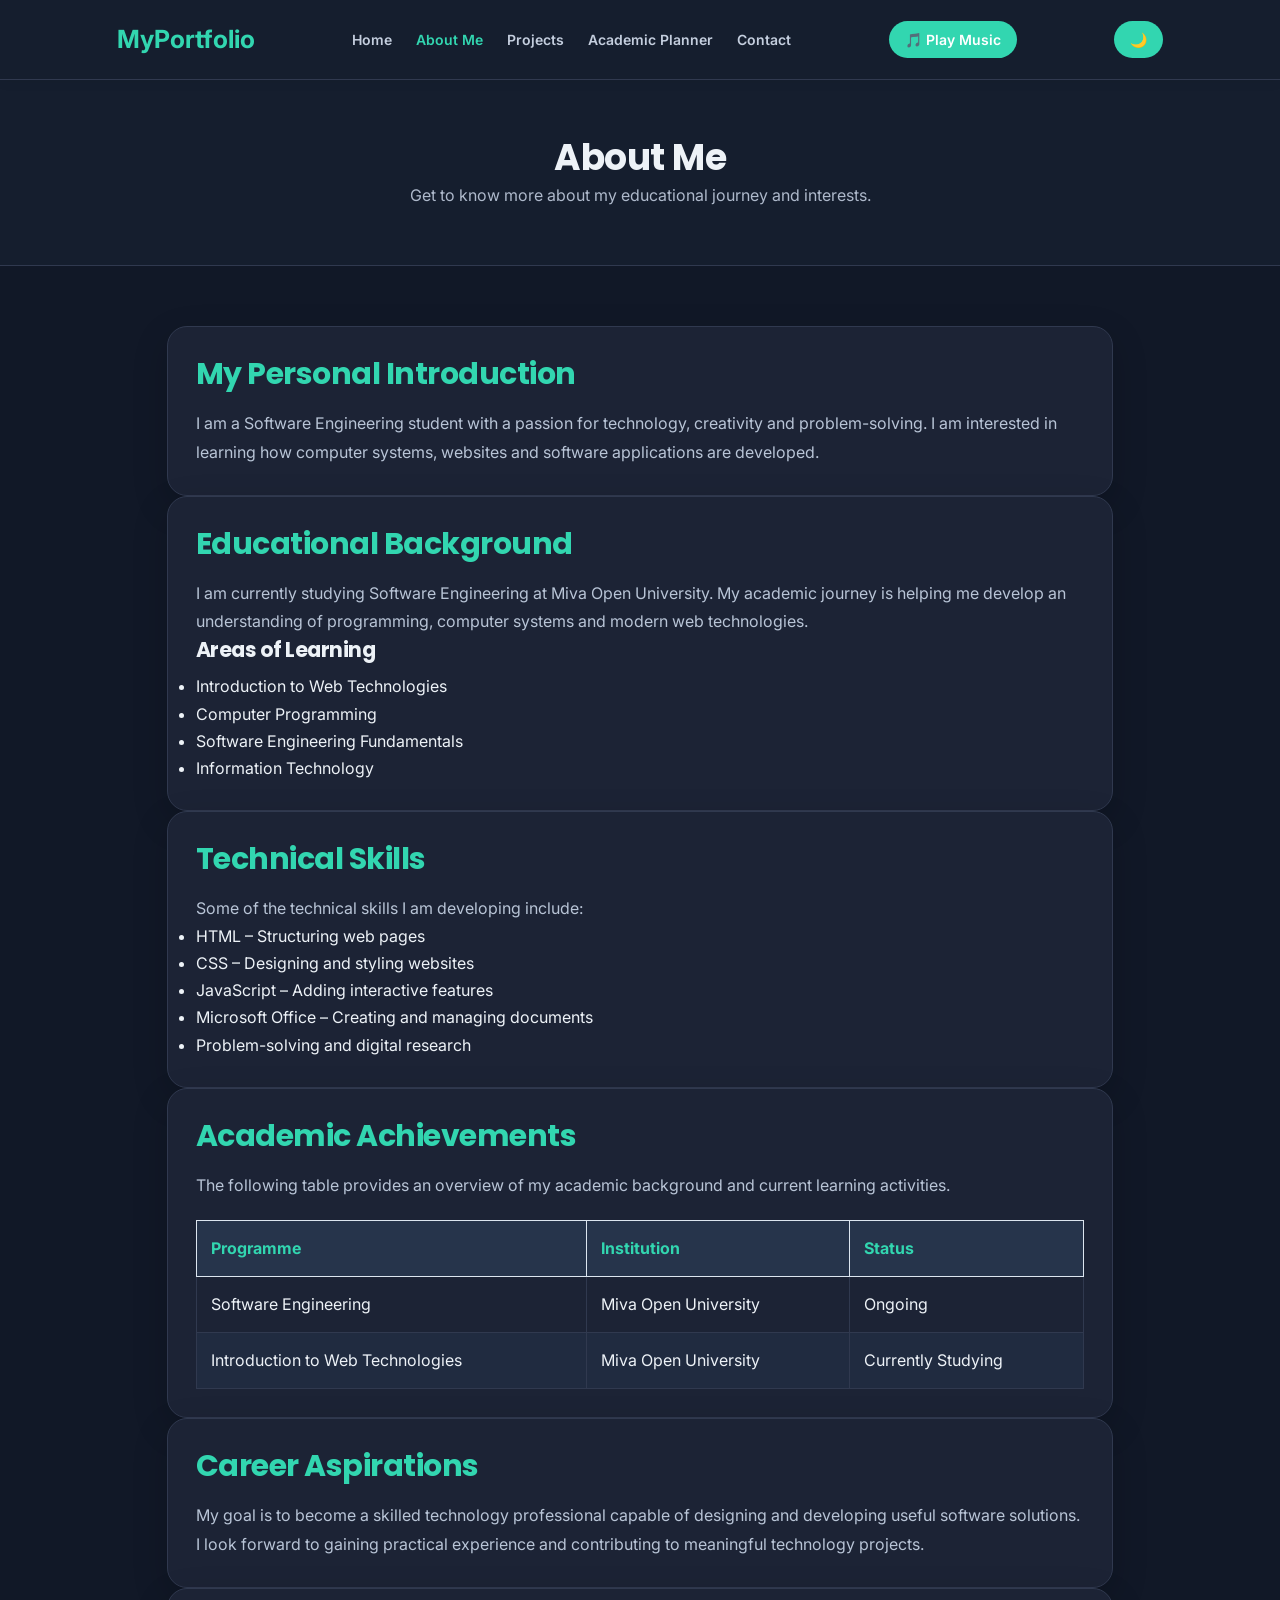
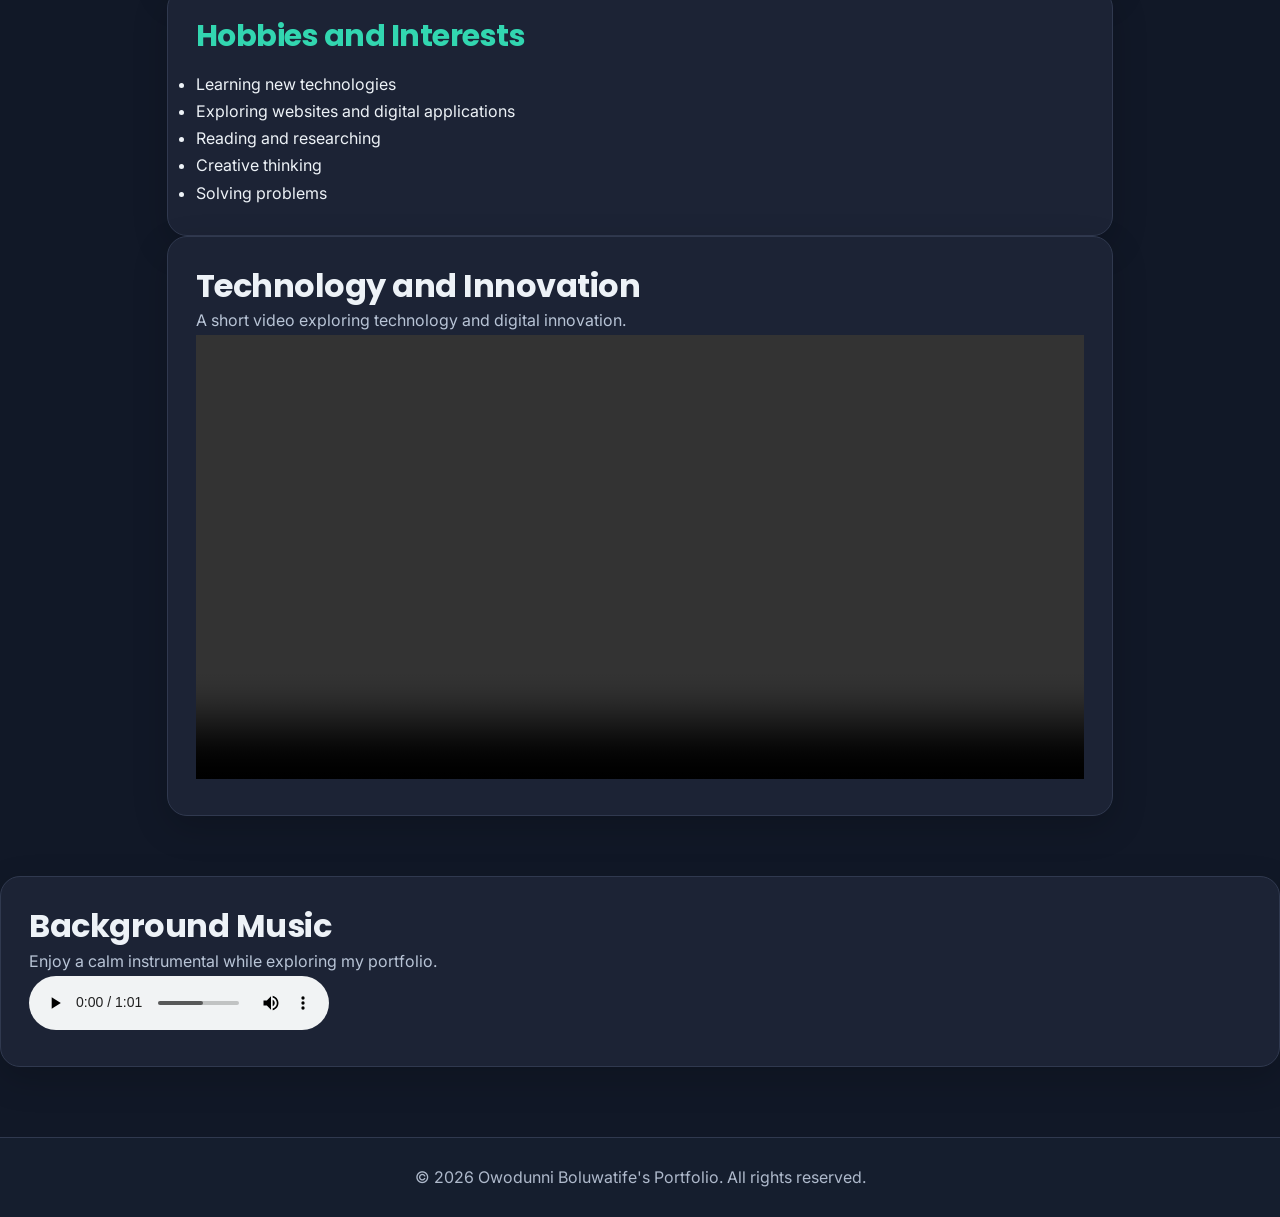
<file: about.html>
<!DOCTYPE html>
<html lang="en">
<head>
    <meta charset="UTF-8">
    <meta name="viewport" content="width=device-width, initial-scale=1.0">
    <title>About Me | My Portfolio</title>
    <link rel="stylesheet" href="css/style.css">
</head>
<body>

    <header class="site-header">
        <nav class="navbar">
    <a href="index.html" class="logo">MyPortfolio</a>

    <ul class="nav-links">
        <li><a href="index.html">Home</a></li>
        <li><a href="about.html" class="active">About Me</a></li>
        <li><a href="projects.html">Projects</a></li>
        <li><a href="planner.html">Academic Planner</a></li>
        <li><a href="contact.html">Contact</a></li>
    </ul>

    <button
        type="button"
        onclick="window.open('music-player.html', 'portfolioMusic', 'width=450,height=350')"
        class="theme-toggle">
        🎵 Play Music
    </button>

    <button
        id="themeToggle"
        class="theme-toggle"
        type="button"
        aria-label="Switch theme"
        title="Switch theme">
        🌙
    </button>
</nav>
    </header>

    <main>

        <section class="page-banner">
            <h1>About Me</h1>
            <p>Get to know more about my educational journey and interests.</p>
        </section>

        <section class="page-content">

            <div class="content-card">
                <h2 class="section-heading">My Personal Introduction</h2>

                <p>
                    I am a Software Engineering student with a passion
                    for technology, creativity and problem-solving.
                    I am interested in learning how computer systems,
                    websites and software applications are developed.
                </p>
            </div>

            <div class="content-card">
                <h2 class="section-heading">Educational Background</h2>

                <p>
                    I am currently studying Software Engineering at
                    Miva Open University. My academic journey is helping
                    me develop an understanding of programming,
                    computer systems and modern web technologies.
                </p>

                <h3>Areas of Learning</h3>

                <ul>
                    <li>Introduction to Web Technologies</li>
                    <li>Computer Programming</li>
                    <li>Software Engineering Fundamentals</li>
                    <li>Information Technology</li>
                </ul>
            </div>

            <div class="content-card">
                <h2 class="section-heading">Technical Skills</h2>

                <p>Some of the technical skills I am developing include:</p>

                <ul>
                    <li>HTML – Structuring web pages</li>
                    <li>CSS – Designing and styling websites</li>
                    <li>JavaScript – Adding interactive features</li>
                    <li>Microsoft Office – Creating and managing documents</li>
                    <li>Problem-solving and digital research</li>
                </ul>
            </div>

<div class="content-card">
    <h2 class="section-heading">Academic Achievements</h2>

    <p>
        The following table provides an overview of my academic
        background and current learning activities.
    </p>

    <table>
        <thead>
            <tr>
                <th>Programme</th>
                <th>Institution</th>
                <th>Status</th>
            </tr>
        </thead>

        <tbody>
            <tr>
                <td>Software Engineering</td>
                <td>Miva Open University</td>
                <td>Ongoing</td>
            </tr>

            <tr>
                <td>Introduction to Web Technologies</td>
                <td>Miva Open University</td>
                <td>Currently Studying</td>
            </tr>
        </tbody>
    </table>
</div>

            <div class="content-card">
                <h2 class="section-heading">Career Aspirations</h2>

                <p>
                    My goal is to become a skilled technology professional
                    capable of designing and developing useful software
                    solutions. I look forward to gaining practical
                    experience and contributing to meaningful technology
                    projects.
                </p>
            </div>

            <div class="content-card">
                <h2 class="section-heading">Hobbies and Interests</h2>

                <ul>
                    <li>Learning new technologies</li>
                    <li>Exploring websites and digital applications</li>
                    <li>Reading and researching</li>
                    <li>Creative thinking</li>
                    <li>Solving problems</li>
                </ul>
            </div>
<section class="content-card">
    <h2>Technology and Innovation</h2>
    <p>A short video exploring technology and digital innovation.</p>

    <video controls width="100%" preload="metadata">
        <source src="media/technology-video.mp4" type="video/mp4">
        Your browser does not support the video element.
    </video>
</section>
        </section>
<section class="content-card">
    <h2>Background Music</h2>
    <p>Enjoy a calm instrumental while exploring my portfolio.</p>

    <audio controls loop>
        <source src="media/background-music.mp3.mp3" type="audio/mpeg">
        Your browser does not support the audio element.
    </audio>
</section>
    </main>

    <footer class="site-footer">
        <p>&copy; 2026 Owodunni Boluwatife's Portfolio. All rights reserved.</p>
    </footer>
<script src="js/script.js"></script>
</body>
</html>
</file>
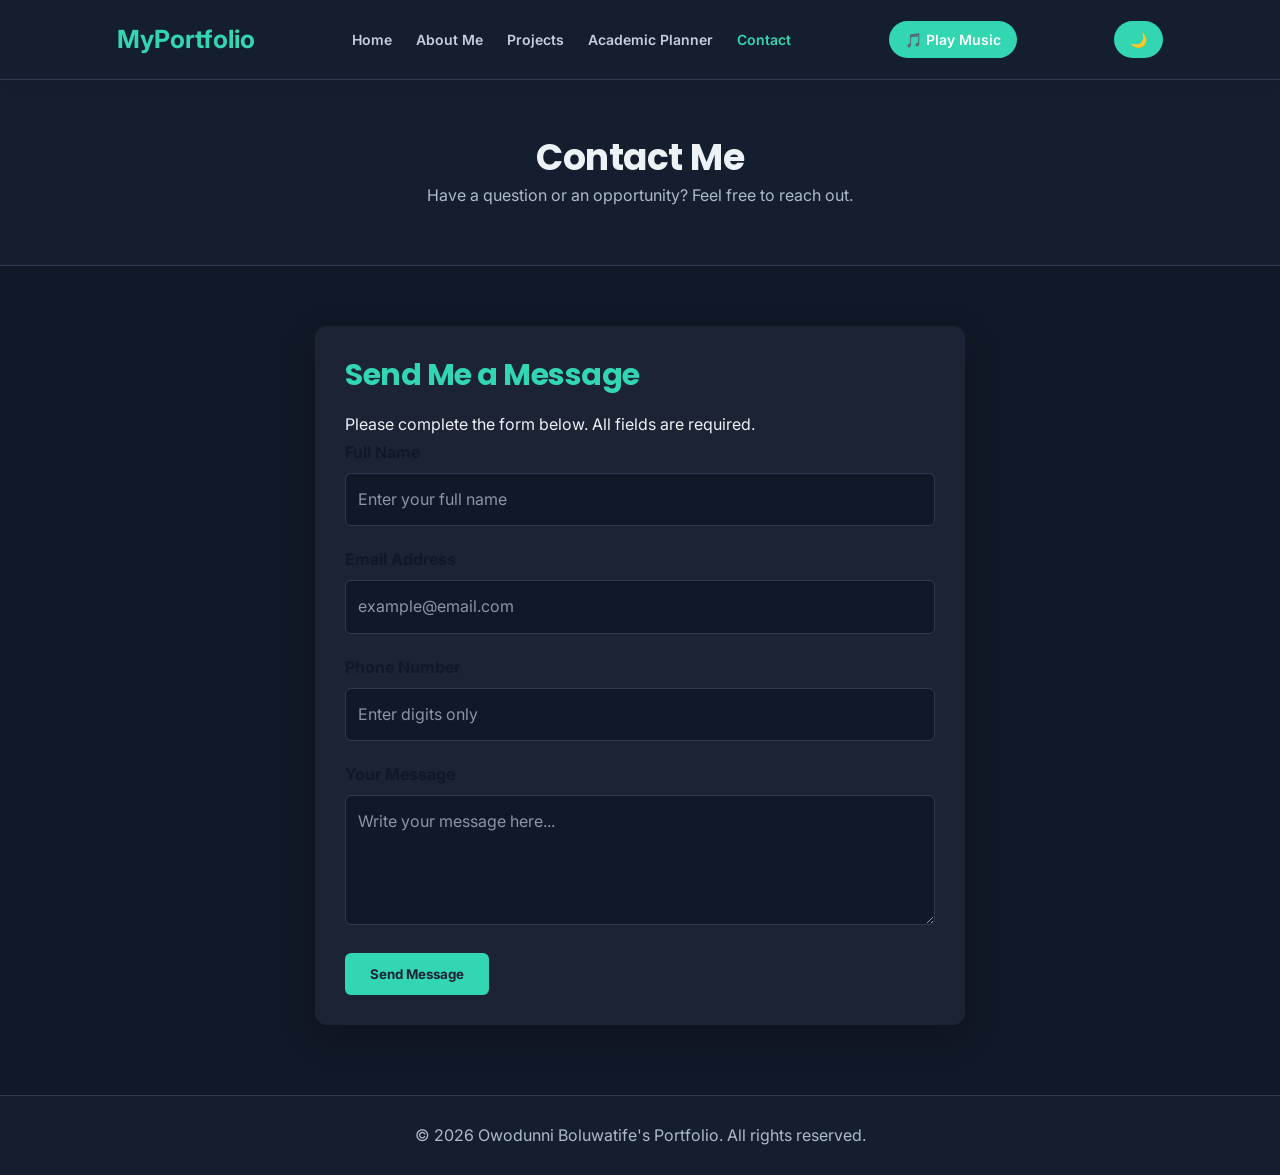
<file: contact.html>
<!DOCTYPE html>
<html lang="en">
<head>
    <meta charset="UTF-8">
    <meta name="viewport" content="width=device-width, initial-scale=1.0">
    <title>Contact Me | My Portfolio</title>
    <link rel="stylesheet" href="css/style.css">
</head>
<body>

    <header class="site-header">
        <nav class="navbar">
            <a href="index.html" class="logo">MyPortfolio</a>

            <ul class="nav-links">
                <li><a href="index.html">Home</a></li>
                <li><a href="about.html">About Me</a></li>
                <li><a href="projects.html">Projects</a></li>
                <li><a href="planner.html">Academic Planner</a></li>
                <li><a href="contact.html" class="active">Contact</a></li>
            </ul>
            <button
    type="button"
    onclick="window.open('music-player.html', 'portfolioMusic', 'width=450,height=350')"
    class="theme-toggle">
    🎵 Play Music
</button>
<button
    id="themeToggle"
    class="theme-toggle"
    type="button"
    aria-label="Switch theme"
    title="Switch theme">
    🌙
</button>
        </nav>
    </header>

    <main>

        <section class="page-banner">
            <h1>Contact Me</h1>
            <p>Have a question or an opportunity? Feel free to reach out.</p>
        </section>

        <section class="page-content">

            <div class="form-container">

                <h2 class="section-heading">Send Me a Message</h2>

                <p>
                    Please complete the form below. All fields are required.
                </p>

                <form id="contactForm" novalidate>

                    <div class="form-group">
                        <label for="name">Full Name</label>
                        <input
                            type="text"
                            id="name"
                            placeholder="Enter your full name"
                        >
                    </div>

                    <div class="form-group">
                        <label for="email">Email Address</label>
                        <input
                            type="text"
                            id="email"
                            placeholder="example@email.com"
                        >
                    </div>

                    <div class="form-group">
                        <label for="phone">Phone Number</label>
                        <input
                            type="text"
                            id="phone"
                            placeholder="Enter digits only"
                        >
                    </div>

                    <div class="form-group">
                        <label for="message">Your Message</label>
                        <textarea
                            id="message"
                            placeholder="Write your message here..."
                        ></textarea>
                    </div>

                    <button type="submit" class="form-button">
                        Send Message
                    </button>

                    <p id="formFeedback" role="status" aria-live="polite"></p>

                </form>

            </div>

        </section>

    </main>

    <footer class="site-footer">
        <p>&copy; 2026 Owodunni Boluwatife's Portfolio. All rights reserved.</p>
    </footer>

    <script src="js/script.js"></script>

</body>
</html>
</file>
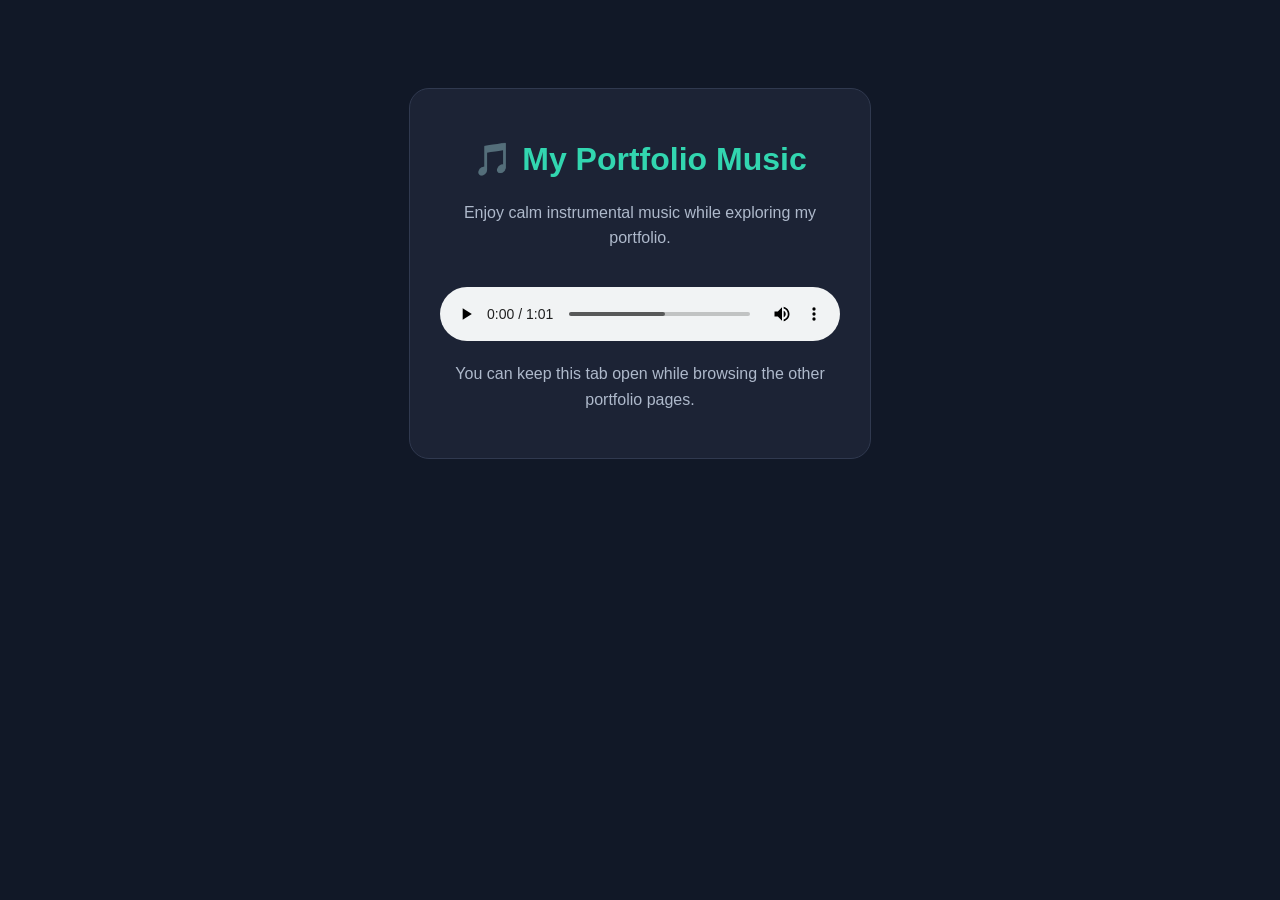
<file: music-player.html>
<!DOCTYPE html>
<html lang="en">
<head>
    <meta charset="UTF-8">
    <meta name="viewport" content="width=device-width, initial-scale=1.0">
    <title>Portfolio Music Player</title>

    <style>
        body {
            font-family: Arial, sans-serif;
            background: #111827;
            color: #edf2f7;
            text-align: center;
            padding: 40px 20px;
        }

        .player {
            max-width: 400px;
            margin: 40px auto;
            padding: 30px;
            background: #1c2335;
            border: 1px solid #30394f;
            border-radius: 20px;
        }

        h1 {
            color: #32d6b0;
        }

        p {
            color: #aeb9cb;
            line-height: 1.6;
        }

        audio {
            width: 100%;
            margin-top: 20px;
        }
    </style>
</head>

<body>

    <div class="player">
        <h1>🎵 My Portfolio Music</h1>

        <p>Enjoy calm instrumental music while exploring my portfolio.</p>

        <audio controls loop autoplay>
            <source src="media/background-music.mp3.mp3" type="audio/mpeg">
            Your browser does not support audio playback.
        </audio>

        <p>You can keep this tab open while browsing the other portfolio pages.</p>
    </div>

</body>
</html>
</file>
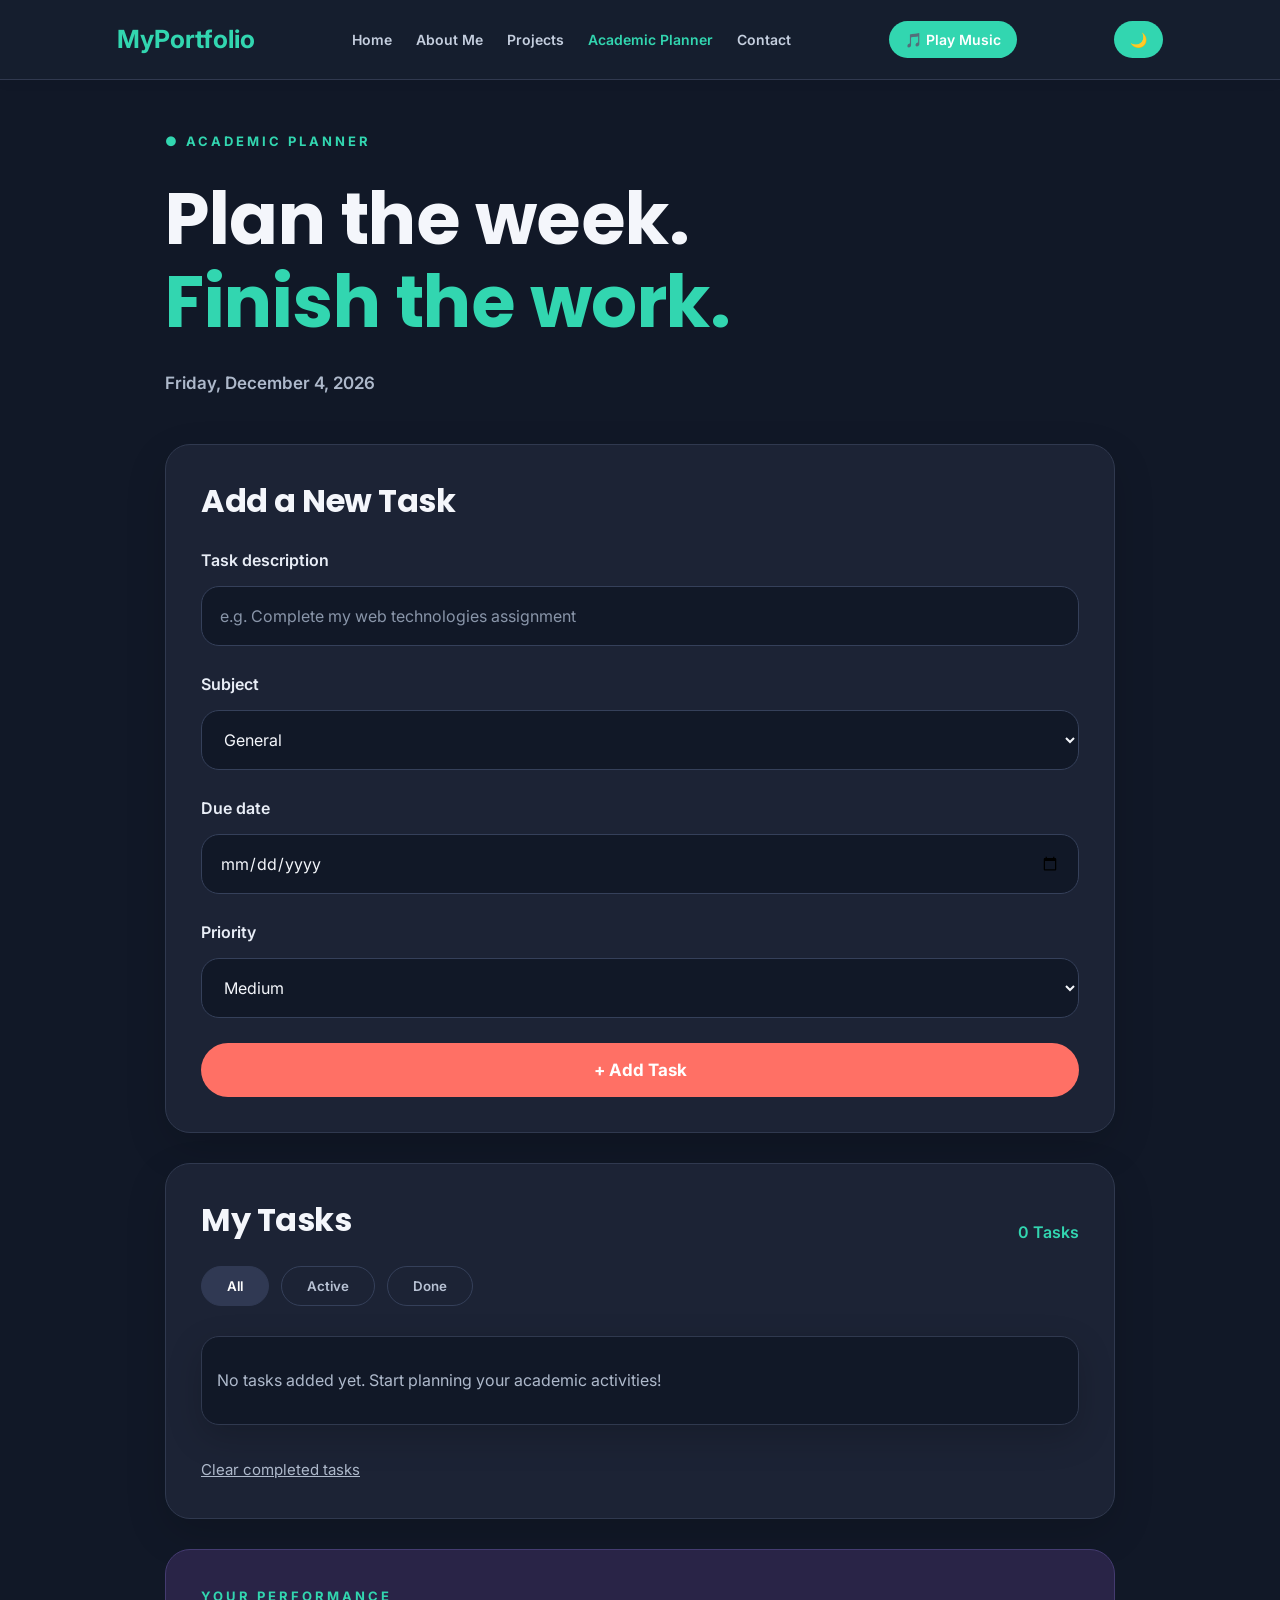
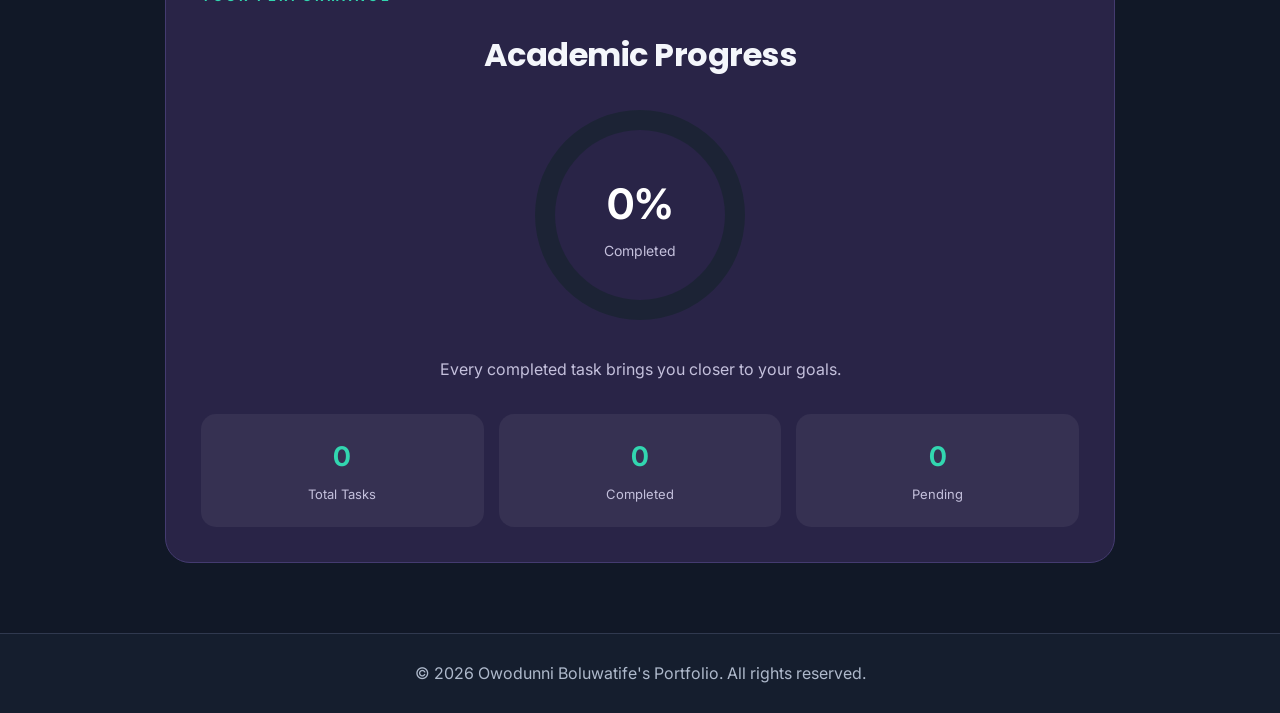
<file: planner.html>
<!DOCTYPE html>
<html lang="en">
<head>
    <meta charset="UTF-8">
    <meta name="viewport" content="width=device-width, initial-scale=1.0">
    <title>Academic Planner | My Portfolio</title>
    <link rel="stylesheet" href="css/style.css">
</head>

<body class="planner-page">

    <header class="site-header">
        <nav class="navbar">

            <a href="index.html" class="logo">MyPortfolio</a>

            <ul class="nav-links">
                <li><a href="index.html">Home</a></li>
                <li><a href="about.html">About Me</a></li>
                <li><a href="projects.html">Projects</a></li>
                <li><a href="planner.html" class="active">Academic Planner</a></li>
                <li><a href="contact.html">Contact</a></li>
            </ul>

           <button
    type="button"
    onclick="window.open('music-player.html', 'portfolioMusic', 'width=450,height=350')"
    class="theme-toggle">
    🎵 Play Music
</button>
<button
    id="themeToggle"
    class="theme-toggle"
    type="button"
    aria-label="Switch theme"
    title="Switch theme">
    🌙
</button>

        </nav>
    </header>

    <main class="planner-container">

        <!-- PLANNER INTRODUCTION -->

        <section class="planner-hero">

            <p class="planner-eyebrow">● ACADEMIC PLANNER</p>

            <h1>
                Plan the week.<br>
                <span>Finish the work.</span>
            </h1>

            <p id="currentDate" class="planner-date">
                Organise your academic activities.
            </p>

        </section>


        <!-- TASK CREATION FORM -->

        <section class="planner-form-card">

            <h2>Add a New Task</h2>

            <form id="plannerForm">

                <div class="planner-field">

                    <label for="taskInput">Task description</label>

                    <input
                        type="text"
                        id="taskInput"
                        placeholder="e.g. Complete my web technologies assignment"
                        required
                    >

                </div>


                <div class="planner-field">

                    <label for="taskSubject">Subject</label>

                    <select id="taskSubject" required>

                        <option value="General">General</option>
                        <option value="Web Development">Web Development</option>
                        <option value="Programming">Programming</option>
                        <option value="Mathematics">Mathematics</option>
                        <option value="Computer Science">Computer Science</option>
                        <option value="Research">Research</option>
                        <option value="Other">Other</option>

                    </select>

                </div>


                <div class="planner-field">

                    <label for="taskDueDate">Due date</label>

                    <input type="date" id="taskDueDate">

                </div>


                <div class="planner-field">

                    <label for="taskPriority">Priority</label>

                    <select id="taskPriority">

                        <option value="Low">Low</option>
                        <option value="Medium" selected>Medium</option>
                        <option value="High">High</option>

                    </select>

                </div>


                <button type="submit" id="addTaskBtn" class="planner-add-btn">
                    + Add Task
                </button>

            </form>

        </section>


        <!-- TASK MANAGEMENT -->

        <section class="planner-tasks-card">

            <div class="planner-section-heading">
                <h2>My Tasks</h2>
                <span id="taskCount">0 Tasks</span>
            </div>


            <div class="planner-filters">

                <button type="button" class="filter-btn active" data-filter="all">
                    All
                </button>

                <button type="button" class="filter-btn" data-filter="active">
                    Active
                </button>

                <button type="button" class="filter-btn" data-filter="done">
                    Done
                </button>

            </div>


            <ul class="task-list" id="taskList">

                <li id="emptyMessage">
                    No tasks added yet. Start planning your academic activities!
                </li>

            </ul>


            <button type="button" id="clearCompletedBtn" class="clear-tasks-btn">
                Clear completed tasks
            </button>

        </section>


        <!-- ACADEMIC PROGRESS -->

        <section class="planner-progress-card">

            <p class="planner-eyebrow">YOUR PERFORMANCE</p>

            <h2>Academic Progress</h2>

            <div class="progress-circle" id="progressCircle">

                <div class="progress-inner">

                    <strong id="progressPercentage">0%</strong>

                    <span>Completed</span>

                </div>

            </div>

            <p id="progressMessage">
                Every completed task brings you closer to your goals.
            </p>

            <div class="progress-summary">

                <div>
                    <strong id="totalTasks">0</strong>
                    <span>Total Tasks</span>
                </div>

                <div>
                    <strong id="completedTasks">0</strong>
                    <span>Completed</span>
                </div>

                <div>
                    <strong id="pendingTasks">0</strong>
                    <span>Pending</span>
                </div>

            </div>

        </section>

    </main>


    <footer class="site-footer">
        <p>&copy; 2026 Owodunni Boluwatife's Portfolio. All rights reserved.</p>
    </footer>


    <script src="js/script.js"></script>

</body>
</html>
</file>
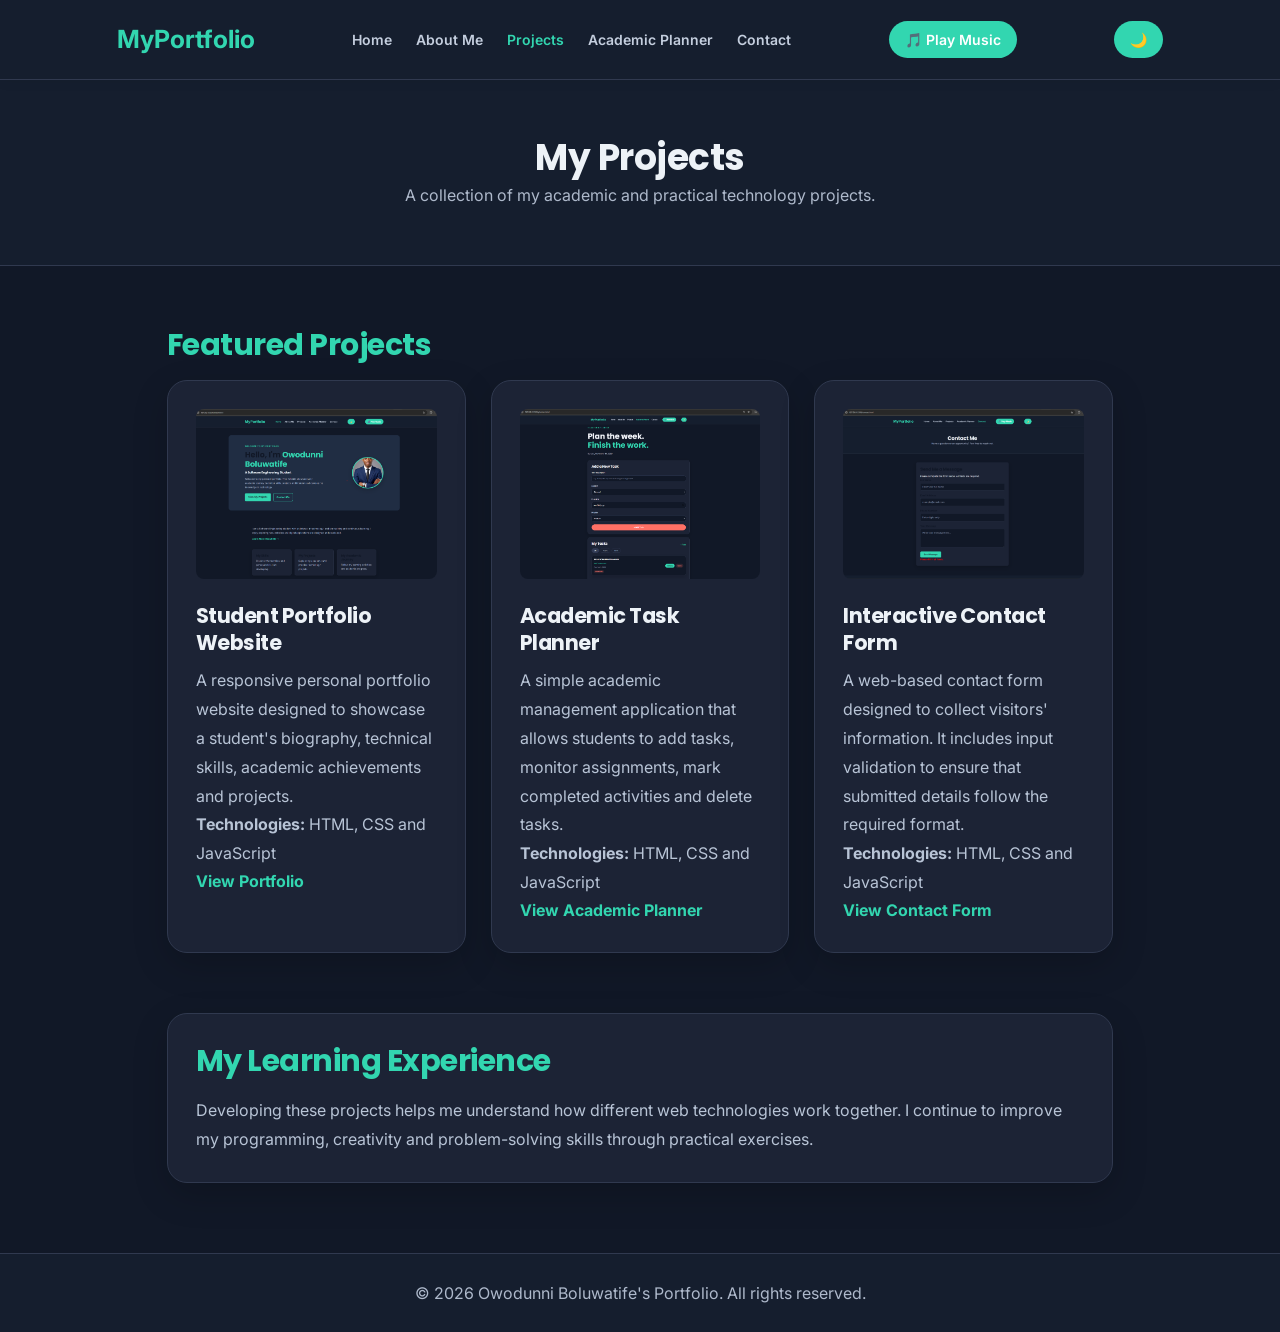
<file: projects.html>
<!DOCTYPE html>
<html lang="en">
<head>
    <meta charset="UTF-8">
    <meta name="viewport" content="width=device-width, initial-scale=1.0">
    <title>My Projects | My Portfolio</title>
    <link rel="stylesheet" href="css/style.css">
</head>
<body>

    <header class="site-header">
        <nav class="navbar">
            <a href="index.html" class="logo">MyPortfolio</a>

            <ul class="nav-links">
                <li><a href="index.html">Home</a></li>
                <li><a href="about.html">About Me</a></li>
                <li><a href="projects.html" class="active">Projects</a></li>
                <li><a href="planner.html">Academic Planner</a></li>
                <li><a href="contact.html">Contact</a></li>
            </ul>
         <button
    type="button"
    onclick="window.open('music-player.html', 'portfolioMusic', 'width=450,height=350')"
    class="theme-toggle">
    🎵 Play Music
</button>
<button
    id="themeToggle"
    class="theme-toggle"
    type="button"
    aria-label="Switch theme"
    title="Switch theme">
    🌙
</button>
        </nav>
    </header>

    <main>

        <section class="page-banner">
            <h1>My Projects</h1>
            <p>A collection of my academic and practical technology projects.</p>
        </section>

        <section class="page-content">

            <h2 class="section-heading">Featured Projects</h2>

            <div class="project-grid">

                <!-- PROJECT ONE -->
                <article class="project-card">

                    <img src="images/project1.png"
                         alt="Student portfolio website screenshot"
                         onerror="this.style.display='none'">

                    <h3>Student Portfolio Website</h3>

                    <p>
                        A responsive personal portfolio website designed
                        to showcase a student's biography, technical skills,
                        academic achievements and projects.
                    </p>

                    <p><strong>Technologies:</strong> HTML, CSS and JavaScript</p>

                    <a href="index.html" class="text-link">
                        View Portfolio
                    </a>

                </article>

                <!-- PROJECT TWO -->
                <article class="project-card">

                    <img src="images/project2.png"
                         alt="Academic task planner screenshot"
                         onerror="this.style.display='none'">

                    <h3>Academic Task Planner</h3>

                    <p>
                        A simple academic management application that
                        allows students to add tasks, monitor assignments,
                        mark completed activities and delete tasks.
                    </p>

                    <p><strong>Technologies:</strong> HTML, CSS and JavaScript</p>

                    <a href="planner.html" class="text-link">
                        View Academic Planner
                    </a>

                </article>

                <!-- PROJECT THREE -->
                <article class="project-card">

                    <img src="images/project3.png"
                         alt="Contact form website screenshot"
                         onerror="this.style.display='none'">

                    <h3>Interactive Contact Form</h3>

                    <p>
                        A web-based contact form designed to collect
                        visitors' information. It includes input validation
                        to ensure that submitted details follow the
                        required format.
                    </p>

                    <p><strong>Technologies:</strong> HTML, CSS and JavaScript</p>

                    <a href="contact.html" class="text-link">
                        View Contact Form
                    </a>

                </article>

            </div>

        </section>

        <section class="page-content">
            <div class="content-card">
                <h2 class="section-heading">My Learning Experience</h2>

                <p>
                    Developing these projects helps me understand how
                    different web technologies work together. I continue
                    to improve my programming, creativity and
                    problem-solving skills through practical exercises.
                </p>
            </div>
        </section>

    </main>

    <footer class="site-footer">
        <p>&copy; 2026 Owodunni Boluwatife's Portfolio. All rights reserved.</p>
    </footer>
<script src="js/script.js"></script>
</body>
</html>
</file>
<file: css/style.css>
@import url('https://fonts.googleapis.com/css2?family=Inter:wght@400;500;600;700&family=Poppins:wght@400;500;600;700;800&display=swap');
/* =====================================
   STUDENT PORTFOLIO - MAIN STYLESHEET
===================================== */

/* LIGHT MODE COLOURS */
/* GLOBAL PORTFOLIO COLOUR SYSTEM */

:root {
    --primary: #111827;
    --secondary: #32d6b0;
    --light-blue: #202d43;
    --white: #1c2335;
    --dark: #edf2f7;
    --muted: #aeb9cb;
    --background: #111827;
    --border: #30394f;
    --shadow: 0 12px 35px rgba(0, 0, 0, 0.18);
}

/* DARK MODE */

body.dark-mode {
    --primary: #0b1220;
    --secondary: #45dfbb;
    --light-blue: #182338;
    --white: #151e2e;
    --dark: #f1f5f9;
    --muted: #a5b4c8;
    --background: #0b1220;
    --border: #29364c;
    --shadow: 0 12px 35px rgba(0, 0, 0, 0.3);
}

* {
    margin: 0;
    padding: 0;
    box-sizing: border-box;
}

html {
    scroll-behavior: smooth;
}

body {
   font-family: 'Inter', baskerville, sans-serif; 
    background: var(--background);
    color: var(--dark);
    line-height: 1.7;
}

a {
    text-decoration: none;
    color: inherit;
}

/* NAVIGATION */

.site-header {
    background: var(--white);
    box-shadow: 0 2px 12px rgba(0, 0, 0, 0.05);
    position: sticky;
    top: 0;
    z-index: 100;
}

.navbar {
    max-width: 1200px;
    margin: auto;
    padding: 18px 6%;
    display: flex;
    justify-content: space-between;
    align-items: center;
    gap: 20px;
}

.logo {
    color: var(--primary);
    font-size: 25px;
    font-weight: bold;
}

.nav-links {
    display: flex;
    list-style: none;
    gap: 24px;
    flex-wrap: wrap;
}

.nav-links a {
    color: var(--dark);
    font-size: 14px;
    font-weight: 600;
    transition: color 0.3s ease;
}

.nav-links a:hover,
.nav-links a.active {
    color: var(--secondary);
}

/* HOMEPAGE HERO SECTION */

.hero {
    max-width: 1200px;
    margin: 55px auto;
    padding: 65px 6%;
    display: flex;
    align-items: center;
    justify-content: space-between;
    gap: 50px;
    background: var(--light-blue);
    border-radius: 18px;
}

.hero-content {
    flex: 1;
}

.eyebrow {
    color: var(--secondary);
    font-size: 13px;
    font-weight: bold;
    letter-spacing: 2px;
    margin-bottom: 15px;
}

.hero h1 {
    font-size: clamp(35px, 5vw, 55px);
    line-height: 1.2;
    color: var(--primary);
    margin-bottom: 12px;
}

.hero h1 span {
    color: var(--secondary);
}

.hero h2 {
    font-size: 21px;
    margin-bottom: 18px;
    color: var(--dark);
}

.hero-content > p:not(.eyebrow) {
    color: var(--muted);
    max-width: 550px;
}

.hero-buttons {
    display: flex;
    gap: 15px;
    flex-wrap: wrap;
    margin-top: 28px;
}

.btn {
    display: inline-block;
    padding: 12px 23px;
    border-radius: 7px;
    font-weight: bold;
    transition: 0.3s ease;
}

.btn-primary {
    background: var(--secondary);
    color: var(--white);
}

.btn-primary:hover {
    background: var(--primary);
    transform: translateY(-3px);
}

.btn-outline {
    border: 2px solid var(--secondary);
    color: var(--secondary);
}

.btn-outline:hover {
    background: var(--secondary);
    color: var(--white);
}

.hero-image {
    width: 300px;
    height: 300px;
    flex-shrink: 0;
    border-radius: 50%;
    overflow: hidden;
    border: 7px solid var(--white);
    box-shadow: var(--shadow);
    background: #d7e7f7;
}

.hero-image img {
    width: 100%;
    height: 100%;
    object-fit: cover;
}

/* GENERAL SECTIONS */

.intro-section,
.highlights,
.page-content {
    max-width: 1100px;
    margin: 60px auto;
    padding: 0 6%;
}

.intro-section h2,
.section-heading {
    color: var(--primary);
    font-size: 30px;
    margin-bottom: 15px;
}

.intro-section p {
    color: var(--muted);
    max-width: 850px;
    margin-bottom: 15px;
}

.text-link {
    color: var(--secondary);
    font-weight: bold;
}

.text-link:hover {
    text-decoration: underline;
}

.highlights {
    display: grid;
    grid-template-columns: repeat(3, 1fr);
    gap: 22px;
}

.highlight-card,
.content-card,
.project-card {
    background: var(--white);
    padding: 28px;
    border-radius: 12px;
    box-shadow: var(--shadow);
    border: 1px solid var(--border);
    transition: transform 0.3s ease;
}

.highlight-card:hover,
.project-card:hover {
    transform: translateY(-5px);
}

.highlight-card h3,
.content-card h3,
.project-card h3 {
    color: var(--primary);
    margin-bottom: 10px;
}

.highlight-card p,
.content-card p,
.project-card p {
    color: var(--muted);
}

/* INNER PAGE HEADER */

.page-banner {
    background: var(--light-blue);
    padding: 55px 6%;
    text-align: center;
}

.page-banner h1 {
    color: var(--primary);
    font-size: 36px;
}

.page-banner p {
    color: var(--muted);
}

/* PROJECTS */

.project-grid {
    display: grid;
    grid-template-columns: repeat(3, 1fr);
    gap: 25px;
}

.project-card img {
    width: 100%;
    height: 170px;
    object-fit: cover;
    border-radius: 8px;
    margin-bottom: 15px;
}

/* FORMS AND INPUTS */

.form-container {
    max-width: 650px;
    margin: 40px auto;
    padding: 30px;
    background: var(--white);
    border-radius: 12px;
    box-shadow: var(--shadow);
}

.form-group {
    margin-bottom: 20px;
}

.form-group label {
    display: block;
    font-weight: bold;
    margin-bottom: 7px;
    color: var(--primary);
}

.form-group input,
.form-group textarea,
.form-group select {
    width: 100%;
    padding: 12px;
    border: 1px solid var(--border);
    border-radius: 6px;
    font: inherit;
    outline: none;
}

.form-group input:focus,
.form-group textarea:focus,
.form-group select:focus {
    border-color: var(--secondary);
}

.form-group textarea {
    min-height: 130px;
    resize: vertical;
}

.form-button {
    background: var(--secondary);
    color: var(--white);
    border: none;
    padding: 13px 25px;
    border-radius: 6px;
    cursor: pointer;
    font-weight: bold;
}

.form-button:hover {
    background: var(--primary);
}

/* ACADEMIC PLANNER */

.task-input-area {
    display: flex;
    gap: 10px;
    margin-bottom: 25px;
}

.task-input-area input {
    flex: 1;
    min-width: 0;
    padding: 12px;
    border: 1px solid var(--border);
    border-radius: 6px;
}

.task-list {
    list-style: none;
}

.task-list li {
    display: flex;
    align-items: center;
    justify-content: space-between;
    gap: 12px;
    background: var(--white);
    padding: 15px;
    margin-bottom: 12px;
    border-radius: 8px;
    box-shadow: var(--shadow);
}

.task-list li.completed span {
    text-decoration: line-through;
    color: var(--muted);
}

.delete-task {
    background: #dc3545;
    color: white;
    border: none;
    padding: 7px 12px;
    border-radius: 5px;
    cursor: pointer;
}

/* FOOTER */

.site-footer {
    background: var(--primary);
    color: var(--white);
    text-align: center;
    padding: 25px 15px;
    margin-top: 70px;
}

/* RESPONSIVE DESIGN */

@media (max-width: 850px) {
    .navbar {
        flex-direction: column;
    }

    .nav-links {
        justify-content: center;
        gap: 15px;
    }

    .hero {
        flex-direction: column-reverse;
        text-align: center;
    }

    .hero-content > p:not(.eyebrow) {
        margin: auto;
    }

    .hero-buttons {
        justify-content: center;
    }

    .highlights,
    .project-grid {
        grid-template-columns: repeat(2, 1fr);
    }
}

@media (max-width: 600px) {
    .nav-links {
        gap: 10px 15px;
    }

    .nav-links a {
        font-size: 12px;
    }

    .hero {
        margin: 25px 15px;
        padding: 40px 20px;
    }

    .hero-image {
        width: 210px;
        height: 210px;
    }

    .highlights,
    .project-grid {
        grid-template-columns: 1fr;
    }

    .page-banner h1 {
        font-size: 28px;
    }

    .task-input-area {
        flex-direction: column;
    }

    .form-container {
        margin: 25px 15px;
        padding: 20px;
    }
}

/* ==================================
   ACADEMIC ACHIEVEMENTS TABLE
================================== */

.content-card table {
    width: 100%;
    border-collapse: collapse;
    margin-top: 20px;
    background: #ffffff;
}

.content-card table th,
.content-card table td {
    padding: 14px;
    border: 1px solid #dce5ef;
    text-align: left;
}

.content-card table th {
    background: #142b4a;
    color: #ffffff;
    font-weight: bold;
}

.content-card table tbody tr:nth-child(even) {
    background: #eaf3fc;
}

.content-card table tbody tr:hover {
    background: #dceafa;
    transition: background 0.3s ease;
}
/* ==================================
   MODERN WEBSITE TYPOGRAPHY
================================== */

h1, h2, h3, h4, h5, h6 {
    font-family: 'Poppins', sans-serif;
    font-weight: 700;
    line-height: 1.3;
    letter-spacing: -0.5px;
}

p, li, label, input, textarea, button, select {
    font-family: 'Inter', sans-serif;
}

h1 {
    font-size: 2.8rem;
}

h2 {
    font-size: 2rem;
}

h3 {
    font-size: 1.3rem;
}

p {
    line-height: 1.8;
}/* ==================================
   DARK AND LIGHT MODE TRANSITION
================================== */

body,
header,
nav,
section,
.content-card,
.project-card,
footer,
input,
textarea,
button {
    transition: background-color 0.3s ease,
                color 0.3s ease,
                border-color 0.3s ease,
                box-shadow 0.3s ease;
}/* ==================================
   DARK / LIGHT MODE TOGGLE BUTTON
================================== */

.theme-toggle {
    background: var(--secondary);
    color: #ffffff;
    border: none;
    padding: 10px 16px;
    border-radius: 25px;
    font-size: 14px;
    font-weight: 600;
    cursor: pointer;
    white-space: nowrap;
    transition: 0.3s ease;
}

.theme-toggle:hover {
    opacity: 0.85;
    transform: translateY(-2px);
}

/* DARK MODE BUTTON APPEARANCE */
body.dark-mode .theme-toggle {
    background: #f0c75e;
    color: #172235;
}


/* PROFILE PICTURE STYLING */
.hero-image {
    width: 220px;
    height: 220px;
    object-fit: cover;
    object-position: center;
    border-radius: 50%;
    display: block;
    margin: 20px auto;
    border: 5px solid var(--secondary);
    box-shadow: var(--shadow);
}
/* =================================
   INTERACTIVE PROFILE PHOTO EDITOR
================================= */

.edit-photo-btn {
    display: block;
    margin: 15px auto;
    padding: 11px 20px;
    background: var(--secondary);
    color: #ffffff;
    border: none;
    border-radius: 25px;
    cursor: pointer;
    font-weight: 600;
}

.edit-photo-btn:hover {
    opacity: 0.85;
    transform: translateY(-2px);
}

.photo-editor {
    max-width: 430px;
    margin: 25px auto;
    padding: 25px;
    background: var(--white);
    color: var(--dark);
    border: 1px solid var(--border);
    border-radius: 18px;
    box-shadow: var(--shadow);
}

.photo-editor[hidden] {
    display: none;
}

.photo-editor h3 {
    text-align: center;
    margin-bottom: 20px;
}

.crop-preview {
    width: 250px;
    height: 250px;
    margin: 20px auto;
    overflow: hidden;
    border-radius: 50%;
    border: 4px solid var(--secondary);
}

#photoCanvas {
    width: 100%;
    height: 100%;
    display: block;
}

.photo-editor label {
    display: block;
    margin-top: 15px;
    font-weight: 600;
}

.photo-editor input[type="range"] {
    width: 100%;
    cursor: pointer;
}

.photo-editor input[type="file"] {
    width: 100%;
    margin: 10px 0;
}

.photo-editor-actions {
    display: flex;
    flex-wrap: wrap;
    justify-content: center;
    gap: 10px;
    margin-top: 20px;
}

.photo-editor-actions button {
    padding: 10px 15px;
    border: none;
    border-radius: 8px;
    background: var(--secondary);
    color: #ffffff;
    cursor: pointer;
}

.photo-editor-actions button:hover {
    opacity: 0.85;
}

@media (max-width: 480px) {
    .photo-editor {
        padding: 15px;
    }

    .crop-preview {
        width: 210px;
        height: 210px;
    }
}
/* ==========================================
   PREMIUM ACADEMIC PLANNER DESIGN
========================================== */

.planner-page {
    background: #111827;
    color: #edf2f7;
}

/* MAIN CONTAINER */

.planner-container {
    width: min(100% - 40px, 950px);
    margin: 50px auto;
}

/* PLANNER INTRODUCTION */

.planner-hero {
    margin-bottom: 45px;
}

.planner-eyebrow {
    color: #32d6b0;
    font-size: 13px;
    font-weight: 700;
    letter-spacing: 3px;
    margin-bottom: 25px;
}

.planner-hero h1 {
    font-size: clamp(2.5rem, 7vw, 4.5rem);
    line-height: 1.15;
    color: #f4f6fb;
    margin-bottom: 25px;
}

.planner-hero h1 span {
    color: #32d6b0;
}

.planner-date {
    color: #aeb9cb;
    font-size: 17px;
    font-weight: 600;
}

/* FORM AND TASK CARDS */

.planner-form-card,
.planner-tasks-card {
    background: #1c2335;
    border: 1px solid #30394f;
    border-radius: 25px;
    padding: 35px;
    margin-bottom: 30px;
    box-shadow: 0 15px 40px rgba(0, 0, 0, 0.15);
}

.planner-form-card h2,
.planner-tasks-card h2,
.planner-progress-card h2 {
    color: #f4f6fb;
    margin-bottom: 25px;
}

/* FORM FIELDS */

.planner-field {
    margin-bottom: 25px;
}

.planner-field label {
    display: block;
    color: #e8edf6;
    font-weight: 600;
    margin-bottom: 12px;
}

.planner-field input,
.planner-field select {
    width: 100%;
    min-height: 60px;
    padding: 15px 18px;
    border: 1px solid #35405a;
    border-radius: 18px;
    background: #111827;
    color: #f4f6fb;
    font-size: 16px;
    outline: none;
}

.planner-field input:focus,
.planner-field select:focus {
    border-color: #32d6b0;
    box-shadow: 0 0 0 3px rgba(50, 214, 176, 0.12);
}

.planner-field input::placeholder {
    color: #8995a9;
}

/* ADD TASK BUTTON */

.planner-add-btn {
    width: 100%;
    padding: 17px;
    border: none;
    border-radius: 35px;
    background: #ff7065;
    color: #ffffff;
    font-size: 17px;
    font-weight: 700;
    cursor: pointer;
    transition: 0.3s ease;
}

.planner-add-btn:hover {
    background: #fa5d52;
    transform: translateY(-2px);
}

/* TASK SECTION */

.planner-section-heading {
    display: flex;
    justify-content: space-between;
    align-items: center;
    gap: 15px;
    flex-wrap: wrap;
}

#taskCount {
    color: #32d6b0;
    font-weight: 600;
}

/* FILTER BUTTONS */

.planner-filters {
    display: flex;
    flex-wrap: wrap;
    gap: 12px;
    margin-bottom: 30px;
}

.filter-btn {
    padding: 11px 25px;
    border: 1px solid #35405a;
    border-radius: 30px;
    background: transparent;
    color: #b8c2d4;
    cursor: pointer;
    font-weight: 600;
}

.filter-btn.active {
    background: #303953;
    color: #ffffff;
    border-color: #303953;
}

.filter-btn:hover {
    border-color: #32d6b0;
}

/* TASK LIST */

.task-list {
    list-style: none;
    padding: 0;
    margin: 0;
}

.task-list li {
    background: #111827;
    border: 1px solid #30394f;
    border-radius: 18px;
    padding: 20px;
    margin-bottom: 15px;
    color: #edf2f7;
}

/* EMPTY TASK MESSAGE */

#emptyMessage {
    text-align: center;
    color: #aeb9cb;
    padding: 30px 15px;
}

/* CLEAR COMPLETED BUTTON */

.clear-tasks-btn {
    margin-top: 20px;
    background: transparent;
    color: #aeb9cb;
    border: none;
    text-decoration: underline;
    cursor: pointer;
    font-size: 15px;
}

/* PROGRESS DASHBOARD */

.planner-progress-card {
    background: #292447;
    border: 1px solid #443b70;
    border-radius: 25px;
    padding: 35px;
    text-align: center;
    margin-bottom: 40px;
}

.planner-progress-card .planner-eyebrow {
    text-align: left;
}

.progress-circle {
    width: 210px;
    height: 210px;
    margin: 35px auto;
    border-radius: 50%;
    display: flex;
    justify-content: center;
    align-items: center;
    background: conic-gradient(
        #8060f5 0deg,
        #8060f5 0deg,
        #1c2335 0deg
    );
    position: relative;
}

.progress-circle::before {
    content: "";
    position: absolute;
    width: 170px;
    height: 170px;
    background: #292447;
    border-radius: 50%;
}

.progress-inner {
    position: relative;
    z-index: 1;
    display: flex;
    flex-direction: column;
    align-items: center;
}

.progress-inner strong {
    color: #ffffff;
    font-size: 42px;
}

.progress-inner span {
    color: #c4c0dc;
    font-size: 14px;
}

#progressMessage {
    color: #c4c0dc;
    margin-bottom: 30px;
}

/* PROGRESS SUMMARY */

.progress-summary {
    display: grid;
    grid-template-columns: repeat(3, 1fr);
    gap: 15px;
    margin-top: 30px;
}

.progress-summary div {
    background: rgba(255, 255, 255, 0.06);
    padding: 20px 10px;
    border-radius: 15px;
}

.progress-summary strong {
    display: block;
    color: #32d6b0;
    font-size: 27px;
}

.progress-summary span {
    color: #c4c0dc;
    font-size: 13px;
}

/* RESPONSIVE DESIGN */

@media (max-width: 600px) {

    .planner-container {
        width: min(100% - 28px, 950px);
        margin: 35px auto;
    }

    .planner-form-card,
    .planner-tasks-card,
    .planner-progress-card {
        padding: 22px;
        border-radius: 20px;
    }

    .planner-hero h1 {
        font-size: 2.7rem;
    }

    .progress-circle {
        width: 180px;
        height: 180px;
    }

    .progress-circle::before {
        width: 145px;
        height: 145px;
    }

    .progress-summary {
        gap: 8px;
    }

    .progress-summary div {
        padding: 15px 5px;
    }

    .progress-summary strong {
        font-size: 22px;
    }

    .progress-summary span {
        font-size: 11px;
    }
}/* =========================================
   GLOBAL PREMIUM PORTFOLIO DESIGN
========================================= */

/* GENERAL PAGE BACKGROUND */

body {
    background: var(--background);
    color: var(--dark);
}

/* HEADER AND NAVIGATION */

.site-header {
    background: #151e2e;
    border-bottom: 1px solid #30394f;
}

.navbar {
    background: transparent;
}

.logo {
    color: #32d6b0;
}

.nav-links a {
    color: #c4cede;
    transition: 0.3s ease;
}

.nav-links a:hover,
.nav-links a.active {
    color: #32d6b0;
}

/* PAGE BANNERS */

.page-banner {
    background: #151e2e;
    color: #edf2f7;
    border-bottom: 1px solid #30394f;
}

.page-banner h1 {
    color: #edf2f7;
}

.page-banner p {
    color: #aeb9cb;
}

/* CONTENT CARDS */

.content-card,
.project-card {
    background: #1c2335;
    color: #edf2f7;
    border: 1px solid #30394f;
    border-radius: 20px;
    box-shadow: var(--shadow);
}

.content-card h2,
.content-card h3,
.project-card h2,
.project-card h3 {
    color: #edf2f7;
}

.content-card p,
.project-card p {
    color: #b8c4d6;
}

/* HIGHLIGHT COLOURS */

.content-card a,
.project-card a {
    color: #32d6b0;
}

.content-card a:hover,
.project-card a:hover {
    color: #ff7065;
}

/* TABLE DESIGN */

.content-card table {
    background: #1c2335;
    color: #edf2f7;
}

.content-card table th {
    background: #26344b;
    color: #32d6b0;
}

.content-card table td {
    background: #1c2335;
    color: #edf2f7;
    border-color: #30394f;
}

.content-card table tbody tr:nth-child(even) {
    background: #202b40;
}

.content-card table tbody tr:nth-child(even) td {
    background: #202b40;
}

/* CONTACT FORM */

input,
textarea,
select {
    background: #111827;
    color: #edf2f7;
    border: 1px solid #35405a;
    border-radius: 10px;
}

input::placeholder,
textarea::placeholder {
    color: #8995a9;
}

input:focus,
textarea:focus,
select:focus {
    border-color: #32d6b0;
    outline: none;
}

/* GENERAL BUTTONS */

.form-button,
button:not(.theme-toggle):not(.filter-btn) {
    transition: 0.3s ease;
}

/* FOOTER */

.site-footer {
    background: #151e2e;
    color: #aeb9cb;
    border-top: 1px solid #30394f;
}

/* PROFILE IMAGE */

.hero-image {
    border-color: #32d6b0;
}

/* RESPONSIVE ADJUSTMENTS */

@media (max-width: 768px) {
    .content-card,
    .project-card {
        border-radius: 16px;
    }
}/* ==========================================
   PREMIUM ACADEMIC TASK CARD DESIGN
========================================== */

.task-list .task-item {
    display: flex;
    justify-content: space-between;
    align-items: center;
    gap: 20px;
    background: #111827;
    border: 1px solid #30394f;
    border-radius: 18px;
    padding: 22px;
    margin-bottom: 16px;
    transition: 0.3s ease;
}

.task-list .task-item:hover {
    border-color: #32d6b0;
    transform: translateY(-3px);
}

.task-details {
    flex: 1;
    min-width: 0;
}

.task-details h3 {
    color: #f4f6fb;
    font-size: 17px;
    margin-bottom: 10px;
}

.task-details > span:not(.task-priority) {
    display: inline-block;
    color: #32d6b0;
    font-size: 13px;
    margin-bottom: 8px;
}

.task-details p {
    color: #aeb9cb;
    font-size: 13px;
    margin: 5px 0 12px;
}

.task-priority {
    display: inline-block;
    padding: 6px 12px;
    border-radius: 20px;
    font-size: 11px;
    font-weight: 700;
}

.task-priority.high {
    background: rgba(255, 112, 101, 0.15);
    color: #ff8077;
}

.task-priority.medium {
    background: rgba(255, 193, 92, 0.15);
    color: #ffc15c;
}

.task-priority.low {
    background: rgba(50, 214, 176, 0.15);
    color: #32d6b0;
}

.task-actions {
    display: flex;
    flex-wrap: wrap;
    gap: 10px;
}

.task-actions button {
    padding: 10px 16px;
    border: none;
    border-radius: 25px;
    font-size: 12px;
    font-weight: 700;
    cursor: pointer;
    transition: 0.3s ease;
}

.complete-task-btn {
    background: #32d6b0;
    color: #111827;
}

.delete-task-btn {
    background: rgba(255, 112, 101, 0.15);
    color: #ff8077;
}

.task-actions button:hover {
    transform: translateY(-2px);
    opacity: 0.85;
}

.task-item.completed .task-details h3 {
    text-decoration: line-through;
    opacity: 0.55;
}

.task-item.completed {
    border-color: rgba(50, 214, 176, 0.35);
}

@media (max-width: 600px) {
    .task-list .task-item {
        flex-direction: column;
        align-items: flex-start;
        padding: 18px;
    }

    .task-actions {
        width: 100%;
    }

    .task-actions button {
        flex: 1;
    }
}
/* FIX FEATURED PROJECTS HEADING */
body .page-content h2.section-heading {
    color: #32d6b0 !important;
    font-weight: 700 !important;
}
/* FIX HOMEPAGE ABOUT ME HEADING */

body .intro-section h2 {
    color: #32d6b0 !important;
    font-weight: 700;
}
</file>
